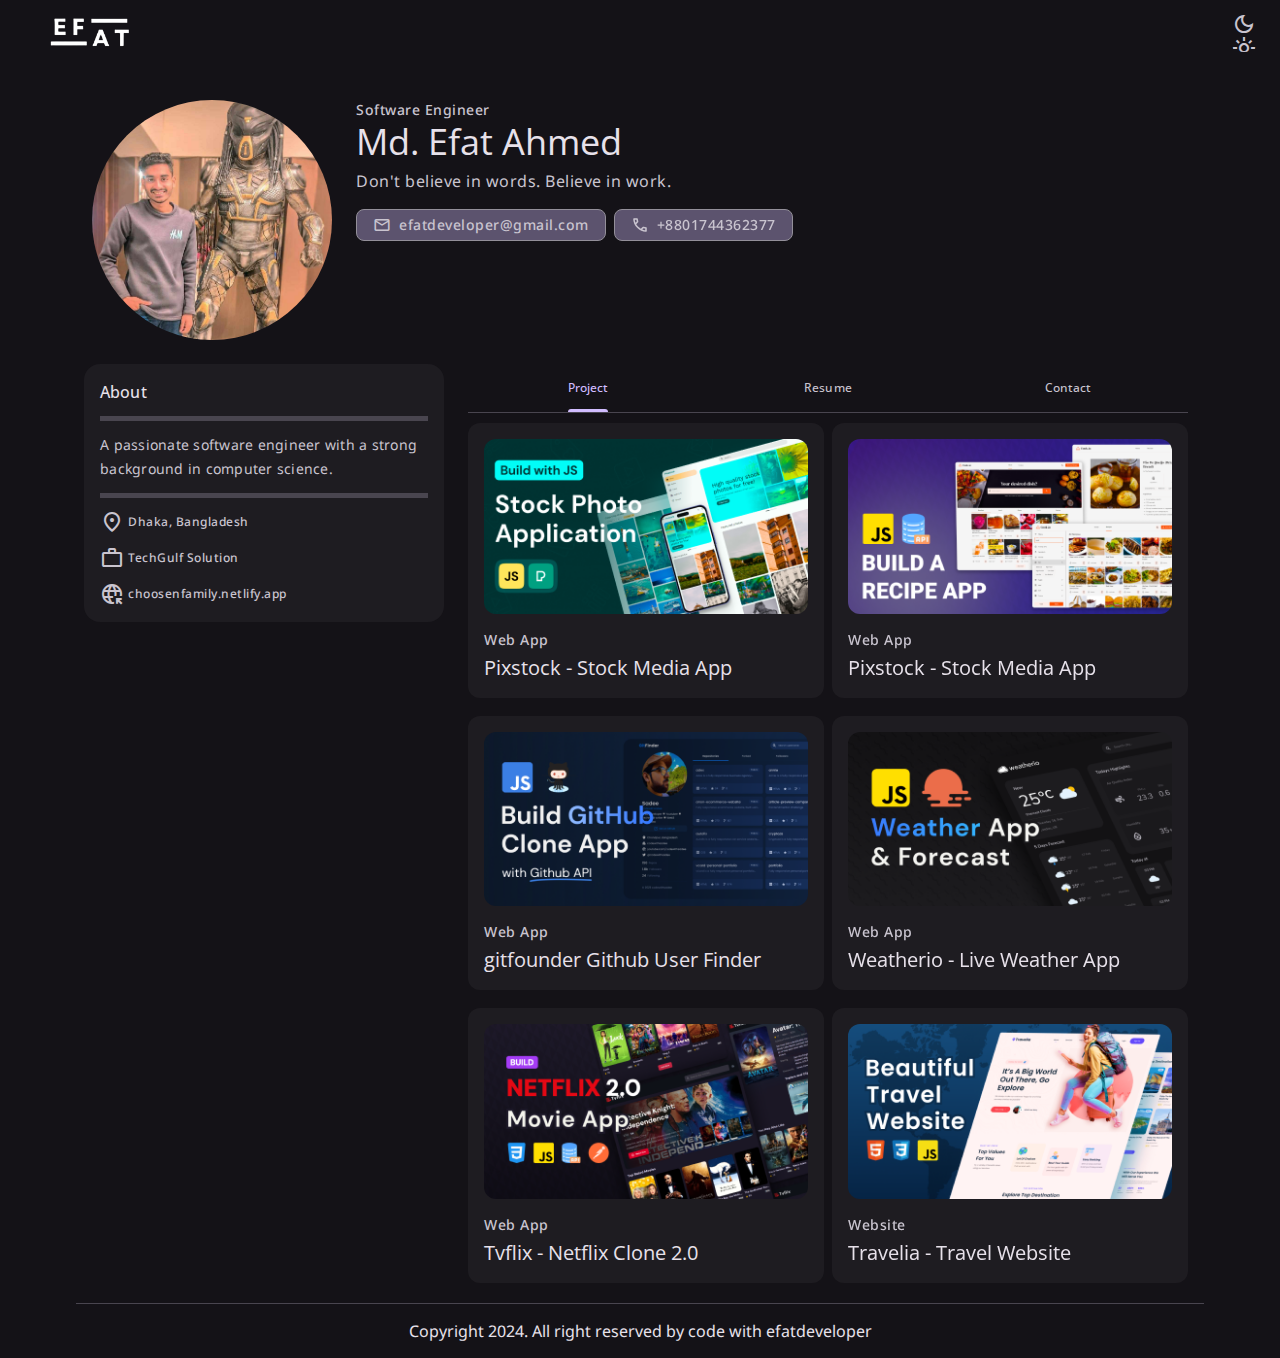
<file: index.html>
<!DOCTYPE html>
<html lang="en" data-theme="dark">
<head>
  <meta charset="UTF-8">
  <meta name="viewport" content="width=device-width, initial-scale=1.0">

  <!-- META TAGS -->
  <title>Efat- A software engineer portfolio</title>
  <!-- CUSTOM CSS LINK -->
  <link rel="stylesheet" href="./index.css">
  <meta name="title" content="Efat- A software engineer portfolio">
  <meta name="description" content="This is my personal portfolio made by Efat Ahmed">
  <!-- FABICON -->
  <link rel="shortcut icon" href=".//Asset/favicon.svg" type="image/svg+xml">
  <!-- GOOGLE FONT LINK -->
  <link rel="preconnect" href="https://fonts.googleapis.com">
  <link rel="preconnect" href="https://fonts.gstatic.com" crossorigin>
  <link href="https://fonts.googleapis.com/css2?family=Noto+Sans:ital,wght@0,100..900;1,100..900&family=Open+Sans:ital,wght@0,300..800;1,300..800&display=swap" rel="stylesheet">
  <!-- FONTAWESOME ICON -->
  <link rel="stylesheet" href="https://fonts.googleapis.com/css2?family=Material+Symbols+Outlined:opsz,wght,FILL,GRAD@24,400,0,0" />
  <link rel="stylesheet" href="https://fonts.googleapis.com/css2?family=Material+Symbols+Outlined:opsz,wght,FILL,GRAD@24,400,0,0" />
  <link rel="stylesheet" href="https://fonts.googleapis.com/css2?family=Material+Symbols+Outlined:opsz,wght,FILL,GRAD@24,400,0,0" />
  
</head>
<body>
  
<!-- TOP BAR -->

<header class="topbar">
  <a href="#" class="logo">
    <img src="./Asset/Efat Light.png" alt="Devfolio" width="145" height="32" class="dark">
    <img src="./Asset/EF-removebg-preview.png" alt="Devfolio" width="145" height="32" class="light">
  </a>

  <button class="icon_btn theme_btn" data-theme-btn>
    <span class="material-symbols-outlined" aria-hidden="true">
      dark_mode
    </span>
    <span class="material-symbols-outlined" aria-hidden="true">
        light_mode
    </span>

    <div class="state_layer"></div>
  </button>
</header>


<main>
  <article>
    <!-- HERO -->
     <section class="section hero">
      <div class="container">
        <figure class="hero_banner img_holder" style="--width: 240; --height: 240;" >
          <img src="./Asset/Efat Profile.jpeg" width="340" height="240" alt="Efat Ahmed" class="img_cover">
        </figure>
        <div class="hero_content">
          <span class="label_large section_subtitle">Software Engineer</span>
          <h1 class="display_small">Md. Efat Ahmed</h1>
          <p class="body_large section_text">Don't believe in words. Believe in work.</p>
          <div class="btn_wrapper">
            <a href="mailto:efatdeveloper@gmail.com" class="chip">
              <span class="material-symbols-outlined" aria-hidden="true">
                mail
              </span>
              <span class="label_large">efatdeveloper@gmail.com</span>
              <div class="state_layer"></div>
            </a>
  
            <a href="tel:+8801744362377" class="chip">
              <span class="material-symbols-outlined" aria-hidden="true">
                call
                </span>
              <span class="label_large">+8801744362377</span>
              <div class="state_layer"></div>
            </a>
          </div>
        </div>
      </div>
     </section>

     <!-- MAIN CONTENT -->
      <div class="article">
        <div class="about_card">
          <h2 class="card_title title_medium">About</h2>
          <p class="body_medium card_text">
            A passionate software engineer with a strong background in computer science.
          </p>
          <ul class="about_list">
            <li class="list_item"><span class="material-symbols-outlined" aria-hidden="true">
              location_on
              </span>
            
            <span class="label_medium">Dhaka, Bangladesh</span>
            
            </li>

            <li class="list_item">
              <span class="material-symbols-outlined" aria-hidden="true">
                work
                </span>
            
            <span class="label_medium">TechGulf Solution</span>
            
            </li>

            <li class="list_item">
              <span class="material-symbols-outlined" aria-hidden="true">
                captive_portal
                </span>
            
            
            <a href="choosenfamily.netlify.app" class="label_medium" >choosenfamily.netlify.app</a>
            
            </li>
          </ul>
        </div>


        <div>
          <!-- PRIMARY TABS -->

          <div class="primary_tabs">

            <button class="tab_btn active" data-tab-btn="project">
              <span class="tab_text title_small">Project</span>

              <div class="state_layer"></div>
            </button>

            <button class="tab_btn" data-tab-btn="resume">
              <span class="tab_text title_small">Resume</span>

              <div class="state_layer"></div>
            </button>

            <button class="tab_btn" data-tab-btn="contact">
              <span class="tab_text title_small">Contact</span>

              <div class="state_layer"></div>
            </button>
          </div>


          <!-- PROJECT -->
           <section class="section tab_content active " data-tab-content="project">
            <div class="container">
              <div class="project_list">


                <div class="card">
                  <figure class="card_banner img_holder" style="--width: 334; --height: 180px;">
                    <img src="./Asset/project-1.png" alt="Pixstock - Stock Media App" width="334" height="180" class="img_cover">
                  </figure>

                  <div class="card_content">
                    <span class="label_large card_subtitle">Web App</span>

                    <h3 class="title_large card_title">Pixstock - Stock Media App</h3>

                    
                  </div>

                  <a href="#" class="state_layer"></a>
                </div>

                <div class="card">
                  <figure class="card_banner img_holder" style="--width: 334; --height: 180px;">
                    <img src="./Asset/project-2.png" alt="Cook.io Reciepe App" width="334" height="180" class="img_cover">
                  </figure>

                  <div class="card_content">
                    <span class="label_large card_subtitle">Web App</span>

                    <h3 class="title_large carf_title">Pixstock - Stock Media App</h3>

                    
                  </div>

                  <a href="#" class="state_layer"></a>
                </div>

                <div class="card">
                  <figure class="card_banner img_holder" style="--width: 334; --height: 180px;">
                    <img src="./Asset/project-3.png" alt="gitfounder Github User Finder" width="334" height="180" class="img_cover">
                  </figure>

                  <div class="card_content">
                    <span class="label_large card_subtitle">Web App</span>

                    <h3 class="title_large carf_title">gitfounder Github User Finder</h3>

                    
                  </div>

                  <a href="#" class="state_layer"></a>
                </div>

                <div class="card">
                  <figure class="card_banner img_holder" style="--width: 334; --height: 180px;">
                    <img src="./Asset/project-4.png" alt="Weatherio - Live Weather App" width="334" height="180" class="img_cover">
                  </figure>

                  <div class="card_content">
                    <span class="label_large card_subtitle">Web App</span>

                    <h3 class="title_large carf_title">Weatherio - Live Weather App</h3>

                    
                  </div>

                  <a href="#" class="state_layer"></a>
                </div>

                <div class="card">
                  <figure class="card_banner img_holder" style="--width: 334; --height: 180px;">
                    <img src="./Asset/project-5.png" alt="Tvflix - Netflix Clone 2.0" width="334" height="180" class="img_cover">
                  </figure>

                  <div class="card_content">
                    <span class="label_large card_subtitle">Web App</span>

                    <h3 class="title_large carf_title">Tvflix - Netflix Clone 2.0</h3>

                    
                  </div>

                  <a href="#" class="state_layer"></a>
                </div>

                <div class="card">
                  <figure class="card_banner img_holder" style="--width: 334; --height: 180px;">
                    <img src="./Asset/project-6.png" alt="Travelia - Travel Website" width="334" height="180" class="img_cover">
                  </figure>

                  <div class="card_content">
                    <span class="label_large card_subtitle">Website</span>

                    <h3 class="title_large carf_title">Travelia - Travel Website</h3>

                    
                  </div>

                  <a href="#" class="state_layer"></a>
                </div>


              </div>
            </div>
           </section>

           <!-- RESUME -->

           <section class="section tab_content resume_tab " data-tab-content="resume">
            <div class="container">
              <h2 class="section_title title_small">Experience</h2>


              <ul class="list">
                <li class="resume_item">
                  <div class="resume_car">
                    <p class="body_large">Software Engineer, TechGulf Solutions</p>

                    <span class="label_medium card_subtitle">2018-Present</span>

                    <span class="body_medium card_text">Led the development of a customer management system, resulting in improved efficiency and steamlined processes.</span>
                  </div>
                </li>


                <li class="resume_item">
                  <div class="resume_car">
                    <p class="body_large">Software Developer Intern, ByteOasis Corporation</p>

                    <span class="label_medium card_subtitle">2016 - 2017</span>

                    <span class="body_medium card_text">Assisted in the development and testing of a mobile application for internal use.</span>
                  </div>
                </li>
              </ul>

              <h2 class="section_title title_small">Education</h2>

              <ul class="list">
                <li class="resume_item">
                  <div class="resume_card">
                    <p class="body_large">
                      Certification in Web Developement with react.js (freecodecamp Cirtification)
                    </p>

                    <span class="label_medium card_subtitle">2015 - 2016</span>
                  </div>
                </li>

                <li class="resume_item">
                  <div class="resume_card">
                    <p class="body_large">
                      Relevent Coursework: Data Structures, algorithms, Database, Management.
                    </p>

                    <span class="label_medium card_subtitle">2014 - 2013</span>
                  </div>
                </li>

                <li class="resume_item">
                  <div class="resume_card">
                    <p class="body_large">
                      Bechelor in Science in Computer Science, Northern University
                    </p>

                    <span class="label_medium card_subtitle">2010 - 2014</span>
                  </div>
                </li>
              </ul>

              <h2 class="section_title title_small">Skills and Technologies</h2>
              <ul class="resume_bottom_list">
                <li class="resume_bottom_item">
                  <img src="./Asset/html5.svg" width="28" height="28" loading="lazy" alt="HTML5" class="icon">

                  <span class="label_medium">HTML5</span>
                </li>

                <li class="resume_bottom_item">
                  <img src="./Asset/css3.svg" width="28" height="28" loading="lazy" alt="CSS3" class="icon">

                  <span class="label_medium">CSS3</span>
                </li>

                <li class="resume_bottom_item">
                  <img src="./Asset/javascript.svg" width="28" height="28" loading="lazy" alt="JavaScript" class="icon">

                  <span class="label_medium">JavaScript</span>
                </li>
                <li class="resume_bottom_item">
                  <img src="./Asset/react.js.svg" width="28" height="28" loading="lazy" alt="ReactJs" class="icon">

                  <span class="label_medium">ReactJs</span>
                </li>
                <li class="resume_bottom_item">
                  <img src="./Asset/node.js.svg" width="28" height="28" loading="lazy" alt="NodeJs" class="icon">

                  <span class="label_medium">NodeJs</span>
                </li>

                <li class="resume_bottom_item">
                  <img src="./Asset/github.svg" width="28" height="28" loading="lazy" alt="Github" class="icon">

                  <span class="label_medium">Github</span>
                </li>

                <li class="resume_bottom_item">
                  <img src="./Asset/mongoDB.svg" width="28" height="28" loading="lazy" alt="MongoDB" class="icon">

                  <span class="label_medium">MongoDB</span>
                </li>

                <li class="resume_bottom_item">
                  <img src="./Asset/VS_code.svg" width="28" height="28" loading="lazy" alt="VScode" class="icon">

                  <span class="label_medium">VS Code</span>
                </li>
              </ul>
            </div>

           </section>


           <!-- CONTACT -->
            <section class="section tab_content contact_tab " data-tab-content="contact">
              <div class="container">


                <div class="contact_info">
                  <h4 class="section_title title_small">Contact Info</h4>

                  <ul class="contact_info_list">

                    <li class="contact_info_item">
                      <div class="icon_box">
                        <span class="material-symbols-outlined">
                          mail
                          </span>
                      </div>

                      <div class="info_content">
                        <p class="label_small info_title">Mail Us</p>

                        <a href="malito:efatdeveloper@gmail.com" class="label_small info_text">efatdeveloper@gmail.com</a>

                        <a href="choosenfamily.netlify.app" class="label_small info_text">choosenfamily.netlify.app</a>

                      </div>
                    </li>

                    <li class="contact_info_item">
                      <div class="icon_box">
                        <span class="material-symbols-outlined">
                          call
                          </span>
                      </div>

                      <div class="info_content">
                        <p class="label_small info_title">Contact Us</p>

                        <a href="tel:+8801744362377" class="label_small info_text">+8801744362377</a>

                        <a href="tel:+8801577086061" class="label_small info_text">+8801577086061</a>

                      </div>
                    </li>

                    <li class="contact_info_item">
                      <div class="icon_box">
                        <span class="material-symbols-outlined">
                          location_on
                          </span>
                      </div>

                      <div class="info_content">
                        <p class="label_small info_title">Address</p>

                        <a href="tel:+8801744362377" class="label_small info_text">Mirpur-1, Dhaka-1216, Bangladesh</a>

                        

                      </div>
                    </li>


                  </ul>


                  <h4 class="title_small">Social Info</h4>
                  <div class="social_list">
                    <a href="#" class="social_item">
                      <svg width="24" height="24" viewBox="0 0 24 24" fill="none" xmlns="http://www.w3.org/2000/svg">
                        <path d="M0.473114 19.5949C2.71038 21.0092 5.30432 21.7567 7.95111 21.7499C11.8611 21.7499 15.4441 20.2479 18.0411 17.5209C20.5261 14.9109 21.8931 11.4039 21.8251 7.84489C22.7671 7.03889 23.8751 5.49989 23.8751 3.99989C23.8752 3.86772 23.8403 3.73787 23.7741 3.6235C23.7078 3.50914 23.6125 3.41431 23.4978 3.34864C23.3831 3.28296 23.253 3.24876 23.1209 3.24951C22.9887 3.25026 22.8591 3.28592 22.7451 3.35289C21.8601 3.87289 21.0531 4.00889 20.2231 3.77589C18.5281 2.12389 16.0051 1.77589 13.8791 2.92189C12.0211 3.92189 10.9881 5.75189 11.0811 7.75189C7.93042 7.36754 5.04621 5.79215 3.02011 3.34889C2.94318 3.2558 2.8449 3.18267 2.73363 3.13571C2.62237 3.08875 2.50141 3.06936 2.38104 3.07917C2.26067 3.08899 2.14445 3.12773 2.04226 3.1921C1.94008 3.25647 1.85495 3.34456 1.79411 3.44889C0.820114 5.11689 0.830114 7.04989 1.67711 8.61089C1.49365 8.6414 1.32712 8.73647 1.20757 8.87894C1.08802 9.02141 1.02331 9.20191 1.02511 9.38789C1.02767 10.147 1.19358 10.8967 1.51159 11.5861C1.8296 12.2754 2.29225 12.8882 2.86811 13.3829C2.7659 13.481 2.69361 13.6061 2.65963 13.7436C2.62564 13.8811 2.63136 14.0255 2.67611 14.1599C2.92094 14.8903 3.31964 15.5596 3.84529 16.1227C4.37094 16.6857 5.0113 17.1295 5.72311 17.4239C4.24373 18.1297 2.59555 18.4049 0.967114 18.2179C0.183114 18.1119 -0.203886 19.1659 0.473114 19.5949ZM8.15611 17.6809C8.71711 17.2499 8.41912 16.3519 7.71511 16.3369C7.11476 16.3242 6.5254 16.1734 5.99268 15.8963C5.45995 15.6192 4.99818 15.2232 4.64311 14.7389C4.989 14.7179 5.33198 14.663 5.66711 14.5749C6.42811 14.3689 6.39211 13.2709 5.61911 13.1159C4.94279 12.9805 4.31525 12.6659 3.80211 12.205C3.28896 11.7441 2.90906 11.1539 2.70211 10.4959C3.07911 10.5889 3.46311 10.6409 3.84611 10.6479C4.60511 10.6519 4.89211 9.67889 4.27311 9.27189C2.87811 8.35289 2.28311 6.72989 2.67711 5.20389C5.13146 7.68603 8.42756 9.15727 11.9141 9.32689C12.0298 9.33266 12.1453 9.3115 12.2515 9.26508C12.3577 9.21866 12.4516 9.14824 12.5259 9.05937C12.6003 8.97049 12.653 8.86558 12.6799 8.75288C12.7068 8.64018 12.7072 8.52277 12.6811 8.40989C12.2061 6.35089 13.3561 4.90789 14.5911 4.24289C15.8131 3.58289 17.7751 3.37689 19.2791 4.95489C19.7261 5.42589 21.2341 5.44389 22.0011 5.26489C21.6571 5.91289 21.1281 6.52789 20.6331 6.87389C20.5293 6.9466 20.4455 7.04444 20.3897 7.15829C20.3339 7.27213 20.3079 7.39826 20.3141 7.52489C20.4751 10.8099 19.2511 14.0759 16.9561 16.4849C14.6441 18.9119 11.4471 20.2489 7.95211 20.2489C6.56211 20.2489 5.19911 20.0229 3.91111 19.5869C5.45111 19.2889 6.91411 18.6369 8.15611 17.6809Z" style="fill: var(--on-surface-variant)"/>
                        </svg>                        
                    </a>

                    <a href="#" class="social_item">
                      <svg width="24" height="24" viewBox="0 0 24 24" fill="none" xmlns="http://www.w3.org/2000/svg">
                        <g clip-path="url(#clip0_66_1649)">
                        <path d="M0.184072 10.462C-0.594929 15.368 1.58507 21.285 8.30707 23.468C8.42707 23.49 8.53807 23.5 8.64207 23.5C9.42407 23.5 9.96207 22.918 9.96207 22.2C9.86507 21.677 10.3451 19.558 9.04207 19.843C6.52307 20.379 6.22107 18.972 5.83707 18.236C6.92307 19.63 8.55507 19.595 9.78607 19.055C10.4691 18.755 10.1121 17.991 10.4361 17.712C10.5468 17.6167 10.6273 17.4911 10.6677 17.3507C10.7081 17.2103 10.7065 17.0611 10.6633 16.9216C10.6201 16.782 10.537 16.6581 10.4244 16.5651C10.3117 16.4721 10.1743 16.414 10.0291 16.398C7.71507 16.143 5.57207 15.397 5.57207 11.696C5.57207 9.52797 7.07707 9.33397 6.66207 8.42697C6.64707 8.39397 6.32907 7.67297 6.61707 6.57797C8.03607 6.83997 8.68907 7.85797 9.37007 7.67497C11.0571 7.21497 12.9141 7.21497 14.6001 7.67497C15.3041 7.86397 15.8071 6.87397 17.3381 6.57197C17.7791 8.22597 16.8651 8.62997 17.4411 9.24897C18.0731 9.92897 18.3941 10.752 18.3941 11.696C18.3941 17.26 13.6771 15.653 13.2931 16.916C13.2501 17.0565 13.2495 17.2065 13.2913 17.3474C13.3331 17.4882 13.4155 17.6136 13.5281 17.708C14.1381 18.221 14.0581 19.538 13.9931 20.597C13.9261 21.695 13.8681 22.642 14.4751 23.176C14.6891 23.366 15.0701 23.569 15.7591 23.429C22.3931 21.298 24.5891 15.407 23.8221 10.512C21.7261 -2.85603 2.29607 -2.84003 0.184072 10.462ZM8.45407 21.44L8.45807 21.945C7.95288 21.7709 7.46008 21.5628 6.98307 21.322C7.40807 21.431 7.89607 21.478 8.45407 21.44ZM8.82407 17.74L8.80907 17.82C7.95607 18.072 7.30007 17.821 6.85207 17.068L6.85107 17.066C7.53107 17.43 8.23207 17.626 8.82407 17.74ZM12.0001 1.99997C23.8331 1.99997 26.5021 18.267 15.4691 21.941C15.4311 21.644 15.4661 21.084 15.4901 20.689C15.5481 19.738 15.6161 18.63 15.2771 17.704C20.3651 16.645 20.7901 11.058 18.8311 8.56897C19.0741 7.61697 18.9761 5.37997 18.1021 5.10597C17.8961 5.04097 16.7971 4.80197 14.6651 6.14297C12.9023 5.72648 11.0668 5.72648 9.30407 6.14297C8.24007 5.47597 5.84207 4.39097 5.38207 5.54297C4.84807 6.88497 4.97507 7.96997 5.13407 8.57297C3.39507 10.777 3.91607 14.467 5.66807 16.199C4.67507 15.724 3.30707 15.562 3.01207 16.513C2.68907 17.55 3.92407 17.424 4.69107 19.317C4.76407 19.553 4.89907 19.83 5.10607 20.105C-1.70493 14.54 1.58107 1.99997 12.0001 1.99997Z" style="fill: var(--on-surface-variant)"/>
                        </g>
                        <defs>
                        <clipPath id="clip0_66_1649">
                        <rect width="24" height="24" fill="white"/>
                        </clipPath>
                        </defs>
                        </svg>
                        
                    </a>

                    <a href="#" class="social_item">
                      <svg width="24" height="24" viewBox="0 0 24 24" fill="none" xmlns="http://www.w3.org/2000/svg">
                        <g clip-path="url(#clip0_66_1657)">
                          <mask id="mask0_66_1657" style="mask-type:luminance" maskUnits="userSpaceOnUse" x="0" y="0"
                            width="24" height="24">
                            <path d="M0 7.05719e-05H23.9999V24H0V7.05719e-05Z" fill="white" />
                          </mask>
                          <g mask="url(#mask0_66_1657)">
                            <path
                              d="M23.062 12C23.0596 12.9866 23.0485 13.9731 23.035 14.9596C23.0187 16.1498 23.0003 17.3405 22.7018 18.5103C22.3888 19.7371 21.7715 20.795 20.811 21.5783C19.7989 22.4036 18.5755 22.8375 17.2552 22.9178C15.5039 23.0243 13.7519 23.0664 12 23.0622C10.248 23.0664 8.496 23.0243 6.7448 22.9178C5.42443 22.8375 4.20109 22.4036 3.18897 21.5783C2.2285 20.795 1.61116 19.7371 1.29813 18.5103C0.999629 17.3405 0.981255 16.1498 0.964989 14.9596C0.951489 13.9731 0.940285 12.9866 0.937988 12C0.940285 11.0135 0.951489 10.0269 0.964989 9.04045C0.981255 7.85025 0.999629 6.65954 1.29813 5.48973C1.61116 4.26301 2.2285 3.20505 3.18897 2.42182C4.20109 1.59644 5.42443 1.16262 6.7448 1.08232C8.496 0.97582 10.248 0.933726 12 0.937851C13.7519 0.933726 15.5039 0.97582 17.2552 1.08232C18.5755 1.16262 19.7989 1.59644 20.811 2.42182C21.7715 3.20505 22.3888 4.26301 22.7018 5.48973C23.0003 6.65954 23.0187 7.85025 23.035 9.04045C23.0485 10.0269 23.0596 11.0135 23.062 12Z"
                              style="stroke: var(--on-surface-variant)" stroke-width="1.5" stroke-miterlimit="10" />
                            <path
                              d="M16.875 12C16.875 14.7183 14.6714 16.9219 11.9531 16.9219C9.23484 16.9219 7.03125 14.7183 7.03125 12C7.03125 9.28174 9.23484 7.07815 11.9531 7.07815C14.6714 7.07815 16.875 9.28174 16.875 12Z"
                              style="stroke: var(--on-surface-variant)" stroke-width="1.5" stroke-miterlimit="10" />
                            <path
                              d="M19.875 5.67188C19.875 6.4485 19.2454 7.07812 18.4687 7.07812C17.6921 7.07812 17.0625 6.4485 17.0625 5.67188C17.0625 4.89526 17.6921 4.26563 18.4687 4.26563C19.2454 4.26563 19.875 4.89526 19.875 5.67188Z"
                              style="fill: var(--on-surface-variant)" />
                          </g>
                        </g>
                        <defs>
                          <clipPath id="clip0_66_1657">
                            <rect width="24" height="24" fill="white" />
                          </clipPath>
                        </defs>
                      </svg>
                    </a>
                  </div>
                </div>

                <div class="contact_form">
                  <h3 class="title_large">Let's work together</h3>
                  <form action="" method="post" class="input_wrapper">
                    <input type="text" name="name" placeholder="Name*" required class="input_field">
                    <input type="email" name="email" placeholder="Email*" required class="input_field">
                    <input type="text" name="subject" placeholder="Subject"  class="input_field">

                    <textarea name="massage" placeholder="Massage*" required  class="textarea"></textarea>

                    <button class="btn" type="submit">
                      <span class="label_large">Send Massage</span>
                      <div class="state_layer"></div>
                    </button>
                  </form>
                </div>
              </div>
            </section>


        </div>




      </div>
  </article>
</main>


<!-- FOOTER -->
 <footer class="footer">
  <div class="container">
    <p class="medium">Copyright 2024. All right reserved by code with efatdeveloper</p>
  </div>
 </footer>

<!-- CUSTOM JS LINK -->
 <script src="./index.js"></script>
</body>
</html>
</file>
<file: index.css>
/* CUSTOM PROPERTY */
:root{
  /* COLOR */

  /* LIGHT THEME */
  --background-light: hsl(293, 100%, 98%);
  --on-background-light: hsl(264, 8%, 12%);
  --surface-light: hsl(293, 100%, 98%);
  --on-surface-light: hsl(264, 8%, 12%);
  --on-surface-variant-light: hsl(264, 7%, 29%);
  --surface-container-low-light: hsl(278, 44%, 96%);
  --surface-container-light: hsl(276, 38%, 95%);
  --surface-bright-light: hsl(298, 100%, 98%);
  --primary-light: hsl(256, 34%, 48%);
  --on-primary-light: hsl(0, 0%, 100%);
  --outline-light: hsl(270, 4%, 47%);
  --outline-variant-light: hsl(270,11%, 79%);

  /* DARK THEME */
  --background-dark: hsl(268, 14%, 8%);
  --on-background-dark: hsl(280, 17%, 90%);
  --surface-dark: hsl(260, 14%, 38%);
  --on-surface-dark: hsl(280, 17%, 90%);
  --on-surface-variant-dark: hsl(270, 11%, 79%);
  --surface-container-low-dark: hsl(264, 8%, 12%);
  --surface-container-dark: hsl(257, 10%, 14%);
  --surface-bright-dark: hsl(270, 5%, 23%);
  --primary-dark: hsl(258, 100%, 87%);
  --on-primary-dark: hsl(259, 58%, 28%);
  --outline-dark: hsl(264, 5%, 58%);
  --outline-varient-dark: hsl(264, 7%, 29%);

  /* TYPOGRAPHY */
  /* FONT FAMILY */
  --font-primary:"Open Sans", sans-serif;
  --font-secondary: "Noto Sans", sans-serif;

  /* FONT SIZE */
  --base-font-size: 62.5%;
  --display-large: 5.7rem;
  --display-medium: 4.5rem;
  --display-small: 3.6rem;
  --headline-large: 3.2rem;
  --headline-medium: 2.8rem;
  --headline-small: 2.4rem;
  --title-large: 2rem;
  --title-medium: 1.6rem;
  --title-small: 1.2rem;
  --lebel-large: 1.4rem;
  --lebel-medium: 1.2rem;
  --lebel-small: 1.1rem;
  --body-large: 1.6rem;
  --body-medium: 1.4rem;
  --body-small: 1.2rem;

  /* FONT WEIGHT */
  --weight-regular:400;
  --weight-medium:500;

  /* BORDER RADIUS */
  --radius-extra-small: 4px;
  --radius-small: 8px;
  --radius-medium: 12px;
  --radius-large: 16px;
  --radius-full: 500px;
  --radius-circle: 50%;

  /* BOX SHADOW */
  --elevation: 0px 1px 3px 1px #00000026, 0px 1px 2px 0px #0000004d;

  /* OTHER */
  --selection-padding: 24px;
  --top-bar-height: 64px;

}

[data-theme='light'] {
  color-scheme: light;

  --background: var(--background-light);
  --on-background: var(--on-background-light) ;
  --surface: var(--surface-light);
  --on-surface: var(--on-surface-light);
  --on-surface-variant: var(--on-surface-variant-light);
  --surface-container-low: var(--surface-container-low-light);
  --surface-container: var(--surface-container-light);
  --surface-bright: var(--surface-bright-light);
  --primary: var(--primary-light);
  --on-primary: var(--on-primary-light);
  --outline: var(--outline-light);
  --outline-varient: var(--outline-varient-light);
}

[data-theme='dark'] {
  color-scheme: dark;

  --background: var(--background-dark);
  --on-background: var(--on-background-dark) ;
  --surface: var(--surface-dark);
  --on-surface: var(--on-surface-dark);
  --on-surface-variant: var(--on-surface-variant-dark);
  --surface-container-low: var(--surface-container-low-dark);
  --surface-container: var(--surface-container-dark);
  --surface-bright: var(--surface-bright-dark);
  --primary: var(--primary-dark);
  --on-primary: var(--on-primary-dark);
  --outline: var(--outline-dark);
  --outline-varient: var(--outline-varient-dark);
}

@media (prefers-reduced-motion: no-preference) {
  :root{

    /* TRANSITION */
    /* DURATION */
    --motion-duration-short-1: 100ms; 
    /* EASING */
    --motion-easing-linear: cubic-bezier(0, 0, 1, 1);
  }
}


/* RESET */
*,
*::before,
*::after{
  margin: 0;
  padding: 0;
  box-sizing: border-box;
}

li {list-style: none;}

a, 
img,
span,
input,
button,
textarea{
  display: block;
}

a{
  color: inherit;
  text-decoration: none;
}

img {height: auto;}

input,
button,
textarea{
  background: none;
  border: none;
  font: inherit;
}
input,
textarea{width: 100%;}

button{cursor: pointer;}

textarea{resize: none;}

html{
  font-family: var(--font-secondary);
  font-size: var(--base-font-size);
  scroll-behavior: smooth;
}

body{
  background-color: var(--background);
  color: var(--on-background);
  font-size: var(--body-large);
}

/* TYPOGRAPHY */
.display_large{
  font-family: var(--font-primary);
  font-size: var(--display-large);
  font-weight: var(--weight-regular);
  line-height: 64px;
  letter-spacing: -0.25px;
}
.display_medium{
  font-family: var(--font-primary);
  font-size: var(--display-medium);
  font-weight: var(--weight-regular);
  line-height: 52px;
}
.display_small{
  font-family: var(--font-primary);
  font-size: var(--display-small);
  font-weight: var(--weight-regular);
  line-height: 44px;
}
.headline_large{
  font-family: var(--font-primary);
  font-size: var(--headline-large);
  font-weight: var(--weight-regular);
  line-height: 36px;
}
.headline_medium{
  font-family: var(--font-primary);
  font-size: var(--headline-medium);
  font-weight: var(--weight-regular);
  line-height: 32px;
}
.headline_small{
  font-family: var(--font-primary);
  font-size: var(--headline-small);
  font-weight: var(--weight-regular);
  line-height: 28px;
}
.title_large{
  font-family: var(--font-primary);
  font-size: var(--title-large);
  font-weight: var(--weight-regular);
  line-height: 28px;
}
.title_medium{
  font-family: var(--font-primary);
  font-size: var(--title-medium);
  font-weight: var(--weight-medium);
  line-height: 24px;
  letter-spacing: 0.15px;
}
.title_small{
  font-family: var(--font-primary);
  font-size: var(--title-small);
  font-weight: var(--weight-medium);
  line-height: 24px;
  letter-spacing: 0.1px;
}
.body_large{
  font-size: var(--body-large);
  font-weight: var(--weight-regular);
  line-height: 24px;
  letter-spacing: 0.5px;
}
.body_medium{
  font-size: var(--body-medium);
  font-weight: var(--weight-regular);
  line-height: 24px;
  letter-spacing: 0.25px;
}
.body_small{
  font-size: var(--body-small);
  font-weight: var(--weight-regular);
  line-height: 16px;
  letter-spacing: 0.4px;
}
.label_large{
  font-size: var(--lebel-large);
  font-weight: var(--weight-medium);
  line-height: 20px;
  letter-spacing: 0.5px;
}
.label_medium{
  font-size: var(--lebel-medium);
  font-weight: var(--weight-medium);
  line-height: 16px;
  letter-spacing: 0.5px;
}
.label_small{
  font-size: var(--lebel-small);
  font-weight: var(--weight-medium);
  line-height: 16px;
  letter-spacing: 0.5px;
}
/* REUSED STYLE */
.material-symbols-outlined{
  width: 1em;
  height: 1em;
  display: block;
  font-variation-settings: 
  'FILL' 0,
  'wght' 400,
  'GLAD' 0,
  'opsz' 24;
  
}
:has(> .state_layer){
  position: relative;
  overflow: hidden;
  z-index: 1;
}
.state_layer{
  position: absolute;
  inset: 0;
  background-color: var(--state-layer-bg);
  transition: var(--motion-duration-short-1) var(--motion-easing-linear);
  opacity: 0;
}
:has(> .state_layer):hover .state_layer{opacity: 0.08;}
:has(> .state_layer):is(:focus, :focus-visible :active) .state_layer{
  opacity: 0.12;
}

.section{
  padding-block: var(--section-padding);
}
.container{padding-inline: 16px;}
.img_holder{
    aspect-ratio: var(--width) / var(--height);
    background-color: transparent;
    overflow: hidden;
}
.img_cover{
  width: 100%;
  height: 100%;
  object-fit: cover;
}
.tab_content:not(.active) {display: none;}

/* CHIP */
.chip{
  height: 32px;
  max-width: max-content;
  display: flex;
  justify-content: center;
  align-items: center;
  gap: 8px;
  padding-inline: 16px;
  border: 1px solid var(--outline);
  border-radius: var(--radius-small);
  background-color: var(--surface);
  color: var(--on-surface-variant);
  --state-layer-bg: var(--on-surface-variant)
}

.chip .material-symbols-outlined{font-size: 1.8rem;}

.section_title{
  margin-block-end: 16px;
}




/* ////TAB//// */
.primary_tabs{
  background-color: var(--background);
  margin-block-start: 24px;
  margin-inline: 16px;
  display: grid;
  grid-template-columns: repeat(3, 1fr);
  justify-content: center;
  border-block-end: 1px solid var(--outline-varient);
}
.tab_btn{
  height: 48px;
  width: 100%;
  display: grid;
  place-content: center;
  /* background-color: var(--surface); */
  color: var(--on-surface-variant);
  --state-layer-bg: var(--on-surface-variant)
}
.tab_btn.active{
  color: var(--primary);
  --state-layer-bg: var(--primary)
}
.tab_text{
  position: relative;
  height: 48px;
  line-height: 48px;
}
.tab_text::after{
  content: '';
  position: absolute;
  bottom: 0;
  left: 0;
  width: 100%;
  height: 3px;
  border-radius: 3px 3px 0 0;
  background-color: var(--primary);
  opacity: 0;
}
.tab_btn.active .tab_text::after{opacity: 1;}

/* HERO */
.hero{
  padding-block-start: calc(var(--top-bar-height) +24px);
}
.hero .container{
  display: grid;
  align-items: center;
  gap: 24px;
}
.hero_banner{
  margin-top: 100px;
  width: 240px;
  border-radius: var(--radius-circle);
}
.hero_content{max-width: 500px;}

.hero .section_subtitle{
  color: var(--on-surface-variant);
}
.hero .section_text{
  margin-block: 5px 16px;
  color: var(--on-surface-variant);
}
.hero .btn_wrapper{
  display: flex;
  flex-wrap: wrap;
  gap: 8px;
}
/* COMPONENT */
/* BUTTON */
.icon_btn{
  width: 40px;
  height: 40px;
  display: grid;
  place-items: center;
}
.btn{
  height: 40px;
  display: grid;
  place-items: center;
  padding-inline: 24px;
  border-radius: var(--radius-full);
  background-color: var(--primary);
  color: var(--on-primary);
  font-weight: var(--weight-medium);
  overflow: hidden;
  --state-layer-bg: var(--on-primary);
}
.btn:hover:not(:focus){box-shadow: var(--elevation-1);}


/* TOP BAR */
.topbar{
  background-color: var(--background);
  position: fixed;
  top: 0;
  left: 0;
  width: 100%;
  height: var(--top-bar-height);
  display: flex;
  justify-content: space-between;
  align-items: center;
  padding-inline: 16px;
  z-index: 4;
}
[data-theme="dark"] .logo .light,
[data-theme="light"] .logo .dark{display: none;}

[data-theme="dark"] .logo .dark,
[data-theme="light"] .logo .light{display: block;}

.theme_btn{
  color: var(--on-surface-variant);
  --state-layer-bg: var(--on-surface-variant);
  border-radius: var(--radius-full);
  overflow: hidden;
}
[data-theme='dark'] .theme_btn .dark,
[data-theme='light'] .theme_btn .light{display: none;}




/* ABOUT CARD */

.about_card{
  background-color: var(--surface-container-low);
  color: var(--on-surface-variant);
  margin-inline: 16px;
  padding: 16px;
  margin-block-start: 24px;
  border-radius: var(--radius-large);
}
.about_card .card_title{
  color: var(--on-surface);
}
.about_card .card_text{
  margin-block: 12px;
  padding-block: 12px;
  border-block: 5px solid var(--outline-varient);
}
.about_list{
  display: grid;
  gap: 12px;
}
.list_item{
  display: flex;
  align-items: center;
  gap: 4px;
}

/* CARD */
.card{
  background-color: var(--surface-container-low);
  border-radius: var(--radius-medium);
  padding: 16px;
  display: grid;
  gap: 16px;
  --state-layer-bg: var(--on-surface);
  margin-top: 10px;
}


/* PROJECT LIST */

.project_list{
  display: grid;
  grid-template-columns: repeat(auto-fit, minmax(260px, 1fr));
  gap: 8px;
}

.card_banner{
  border-radius: var(--radius-medium);
}
.card_content{
  display: grid;
  gap: 4px;
}
.card_subtitle{color: var(--on-surface-variant);}
.card_title{color: var(--on-surface);}

/* RESUME */
.resume_tab .list{
  display: grid;
  grid-template-columns: repeat(auto-fit, minmax(300px, 1fr));
  gap: 24px;
  margin-block-end: 28px;
}
.resume_card{
  display: grid;
  gap: 4px;
}
.resume_card .card_subtitle{color: var(--primary);}
.resume_card .card_text{color: var(--on-surface-variant);}

.resume_bottom_list{
  display: grid;
  grid-template-columns: repeat(auto-fit, minmax(150px, 1fr));
  gap: 12px;
}
.resume_bottom_item{
  background-color: var(--surface-container);
  display: flex;
  align-items: center;
  gap: 8px;
  padding: 12px;
  border-radius: var(--radius-small);
}
.resume_bottom_item .icon{height: 28px;}

/* INPUT FILED */
.input_field,
.textarea{
  color: var(--on-surface);
  padding: 13px 16px;
  box-shadow: inset 0 0 0 1px var(--outline);
  border-radius: var(--radius-extra-small);
  outline: none;
  transition: box-shadow var(--motion-duration-short-1) var(--motion-easing-linear);
}
.textarea{
  height: 120px;
  padding: 16px;
}
:where(.input_field .textarea)::placeholder{color: var(--on-surface-variant);}

:where(.input_field .textarea):focus{box-shadow: inset 0 0 0 2px var(--primary);}

/* CONTACT */
.contact_tab{padding-block-end: 0;}
.contact_tab .container{padding-block: 24px;}
.contact_info,
.contact_info_list{
  display: grid;
  gap: 12px;
}
.contact_info{margin-block-end: 24px;}
.contact_info_list{
  padding-block-end: 12px;
  border-block-end: 1px solid var(--outline-varient);
}
.contact_info_item{
  display: flex;
  align-items: center;
  gap: 12px;
}
.contact_info .icon_box{
  width: 48px;
  height: 48px;
  flex-shrink: 0;
  display: grid;
  place-items: center;
  color: var(--on-surface-variant);
}
.info_content{
  display: grid;
  gap: 4px;
}
.info_title{
  color: var(--on-surface-variant);
  opacity: 0.6;
}
.info_text{color: var(--on-surface-variant);}
.social_list{
  display: flex;
  gap: 12px;
}
.social_item{padding: 12px;}
.input_wrapper{
  margin-block-start: 16px;
  display: grid;
  gap: 10px;
}
.contact_form{
  background-color: var(--surface-container);
  padding: 16px;
  margin-block-end: 16px;
  border-radius: var(--radius-medium);
}

/* FOOTER */
.footer .container{
  text-align: center;
  padding: 16px;
  border-block-start: 1px solid var(--outline-varient);
}
.footer{
  margin-top: 20px;
}
/* MEDIA QUIRES */


/* RESPONSIVE FOR LARGER THEN 768PX SCREEN */
@media (min-width: 768px){
  /* RESUSED STYLE */
  .article{
    position: relative;
    display: grid;
    grid-template-columns: 0.5fr 1fr;
    align-items: flex-start;
  }
  .about_card,
  .primary_tabs{
    position: sticky;
    top: 64px;
  }
  .primary_tabs{z-index: 2;}
  .hero .container{grid-template-columns: 0.2fr 1fr;}

}


/* RESPONSIVE FOR LARGER THEN 1200PX SCREEN */
@media (min-width: 1200px){
  /* RESUSED STYLE */
  .container,
  .article{
    max-width: 1128px;
    margin-inline: auto;
  }

  /* ABOUT CARDS */
  .about_card{margin-inline: 8px;}

  /* CONTACT */
  .contact_tab .container{
    display: grid;
    align-items: flex-start;
    grid-template-columns: 0.6fr 1fr;
    gap: 24px;
  }
}
</file>
